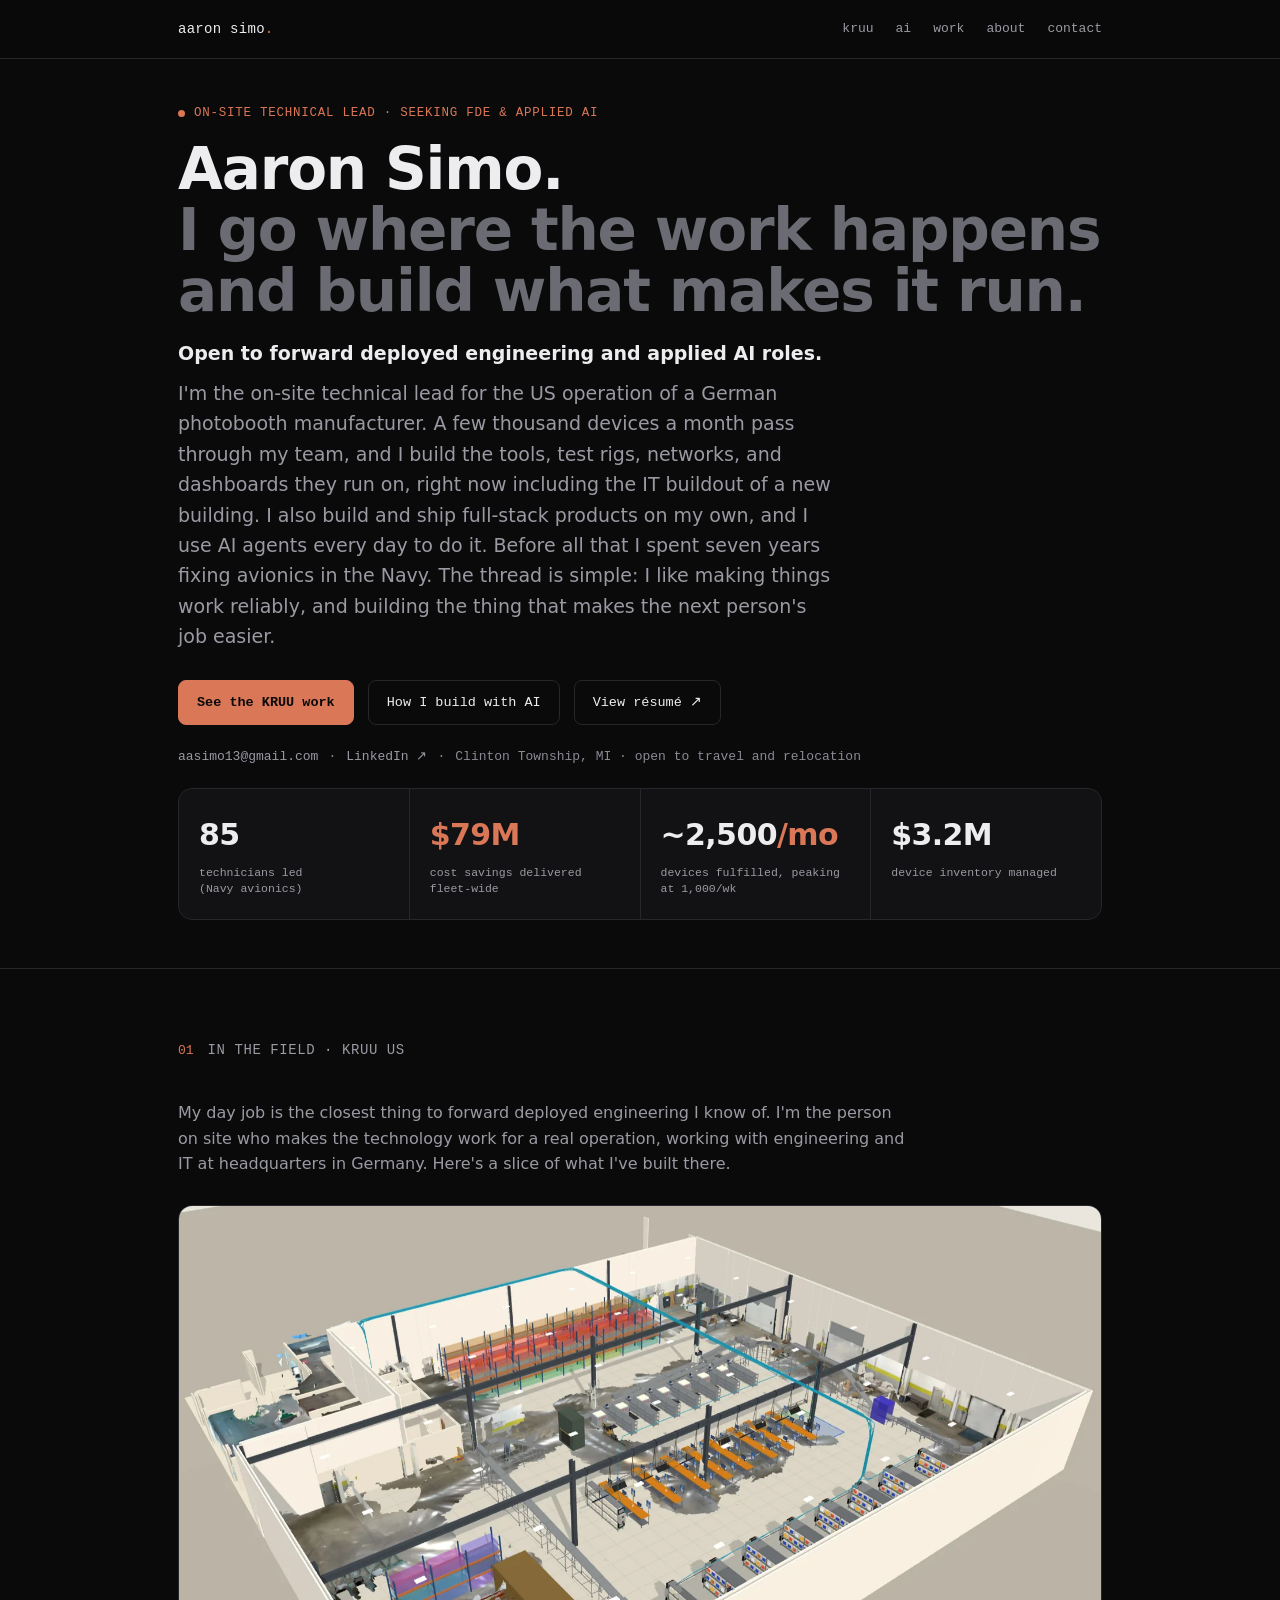
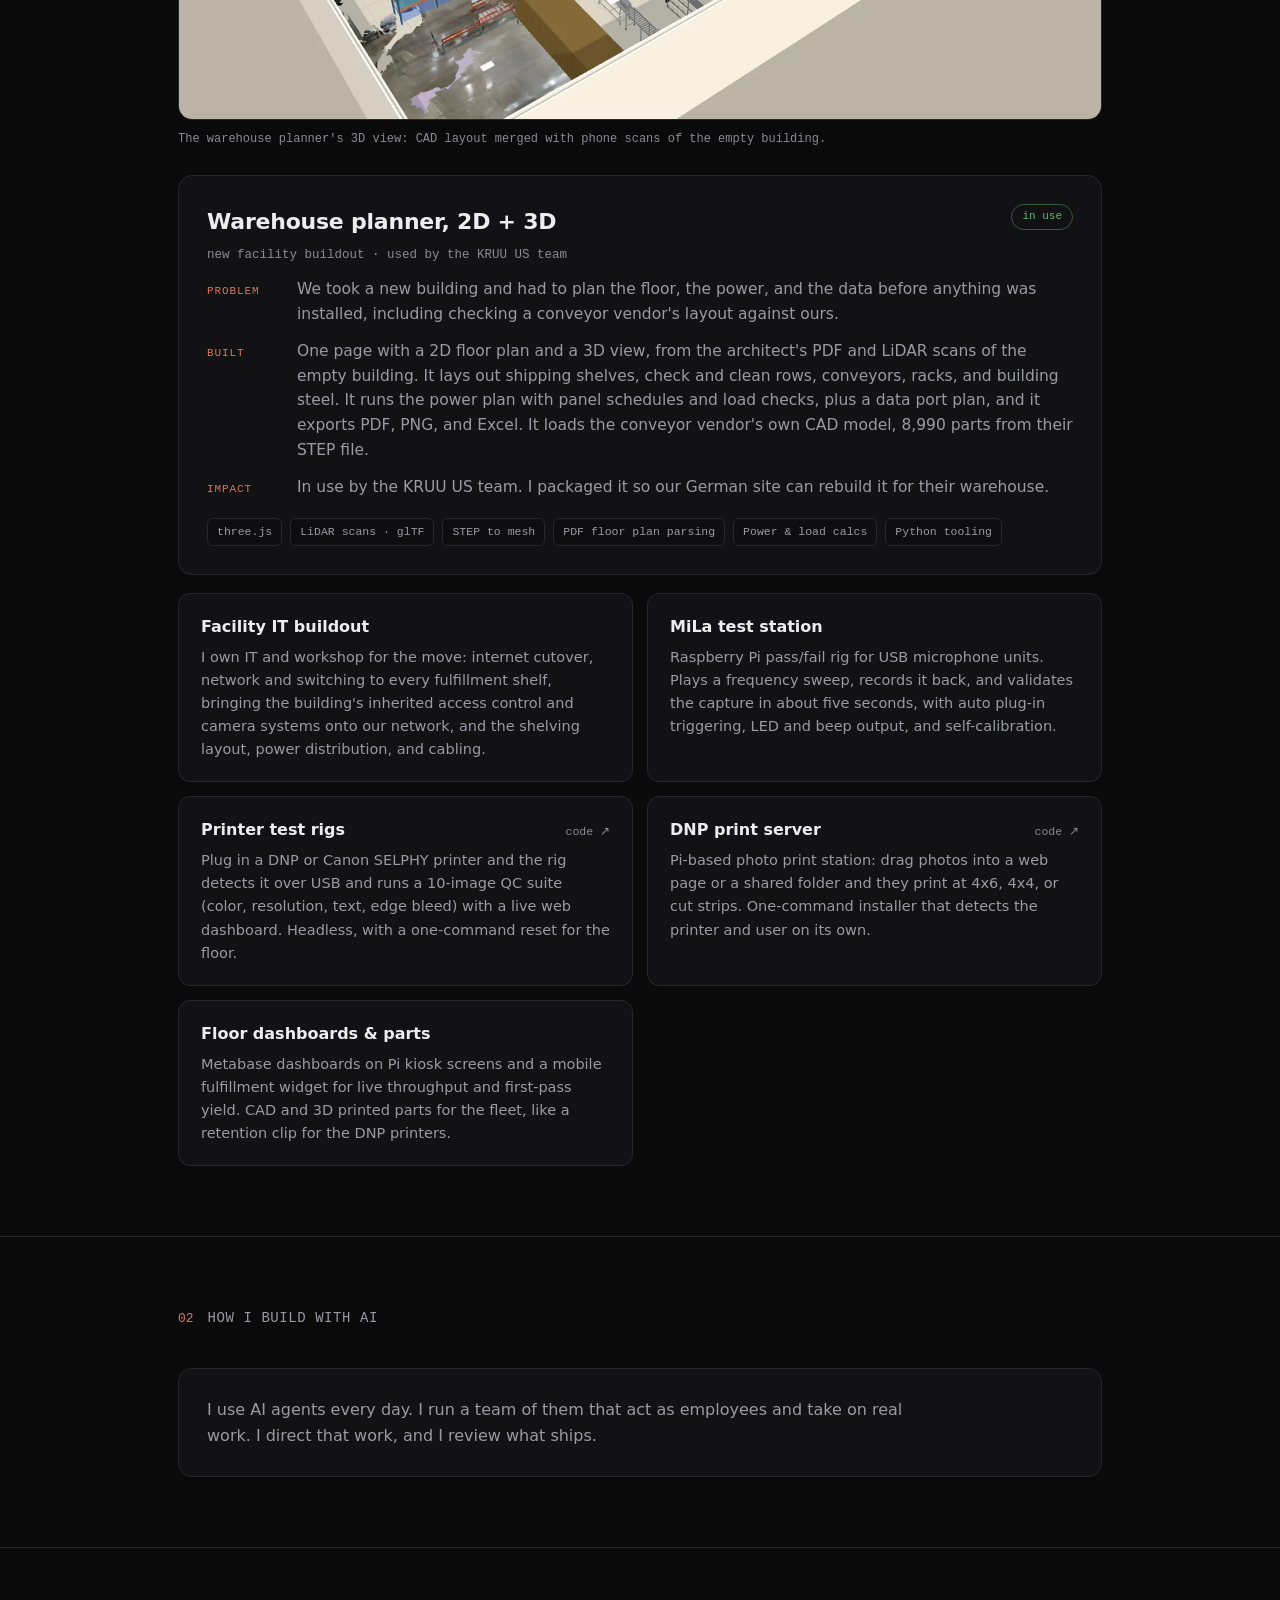
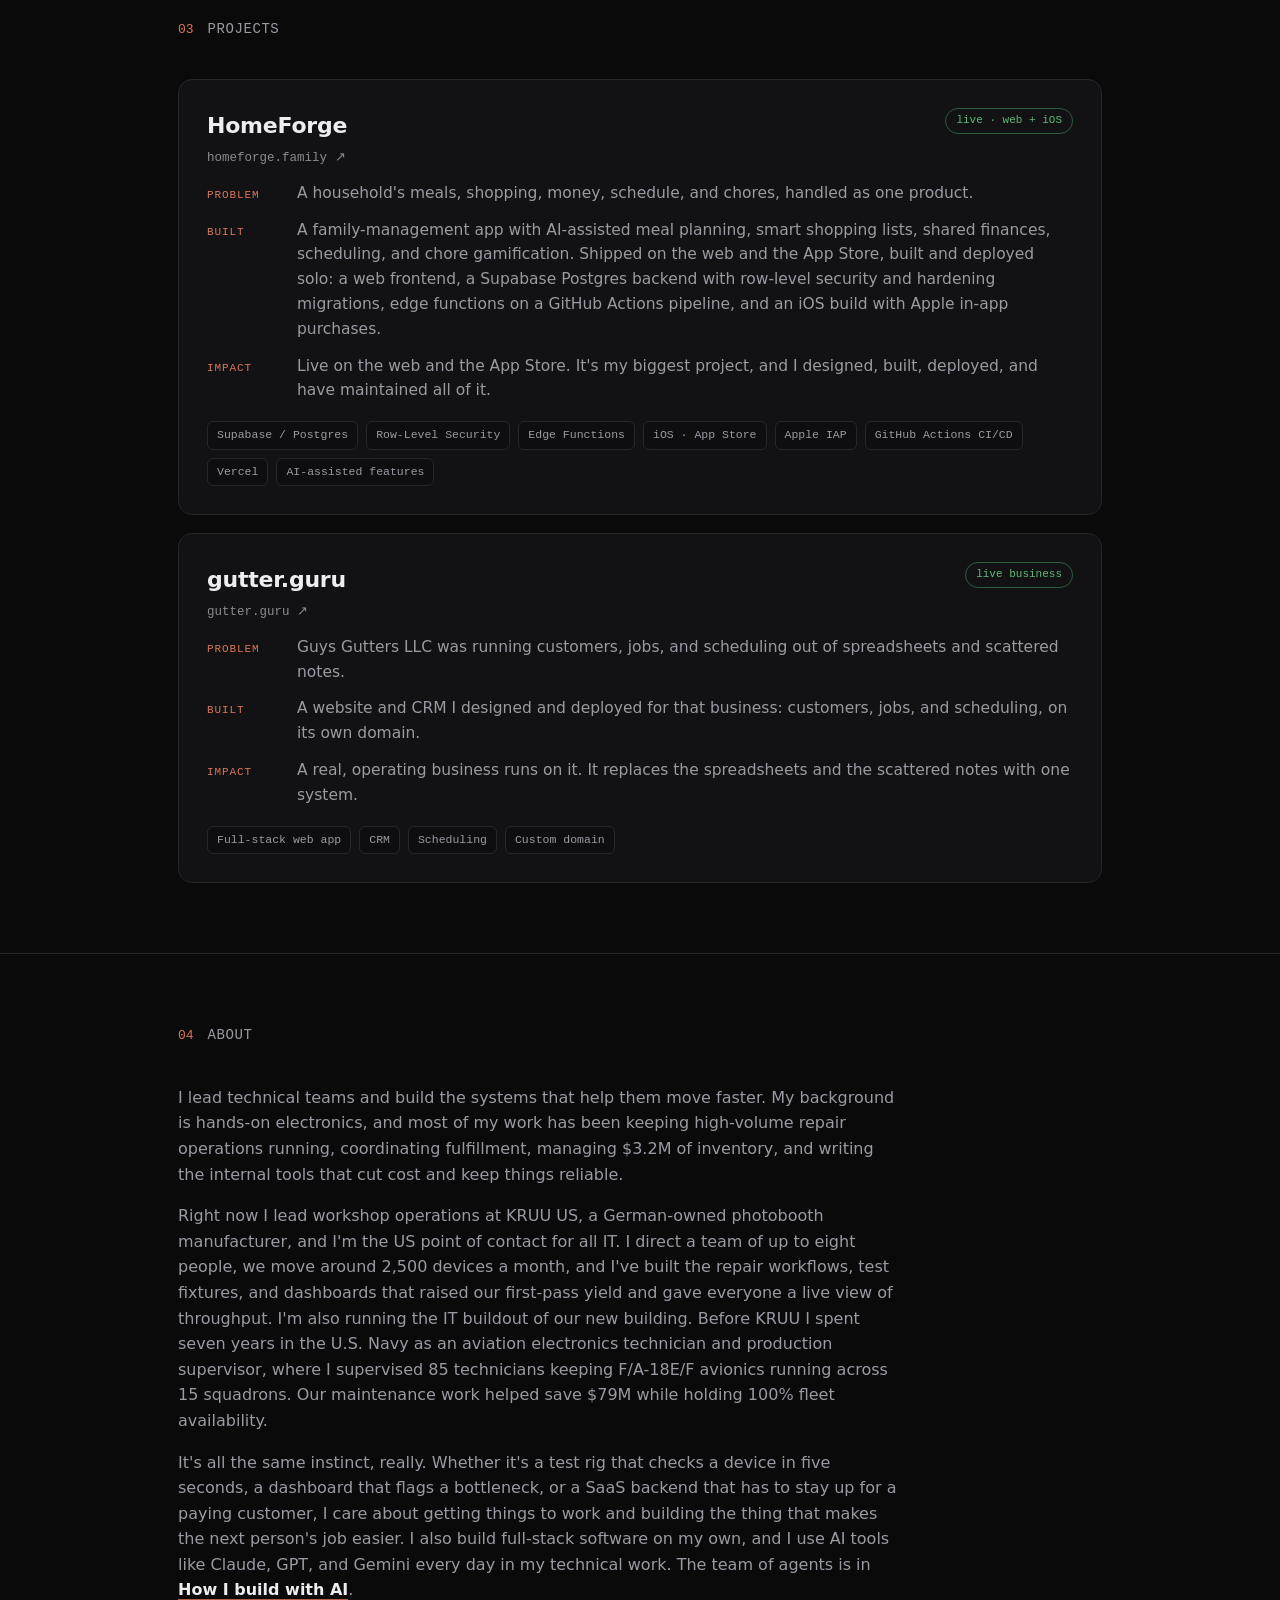
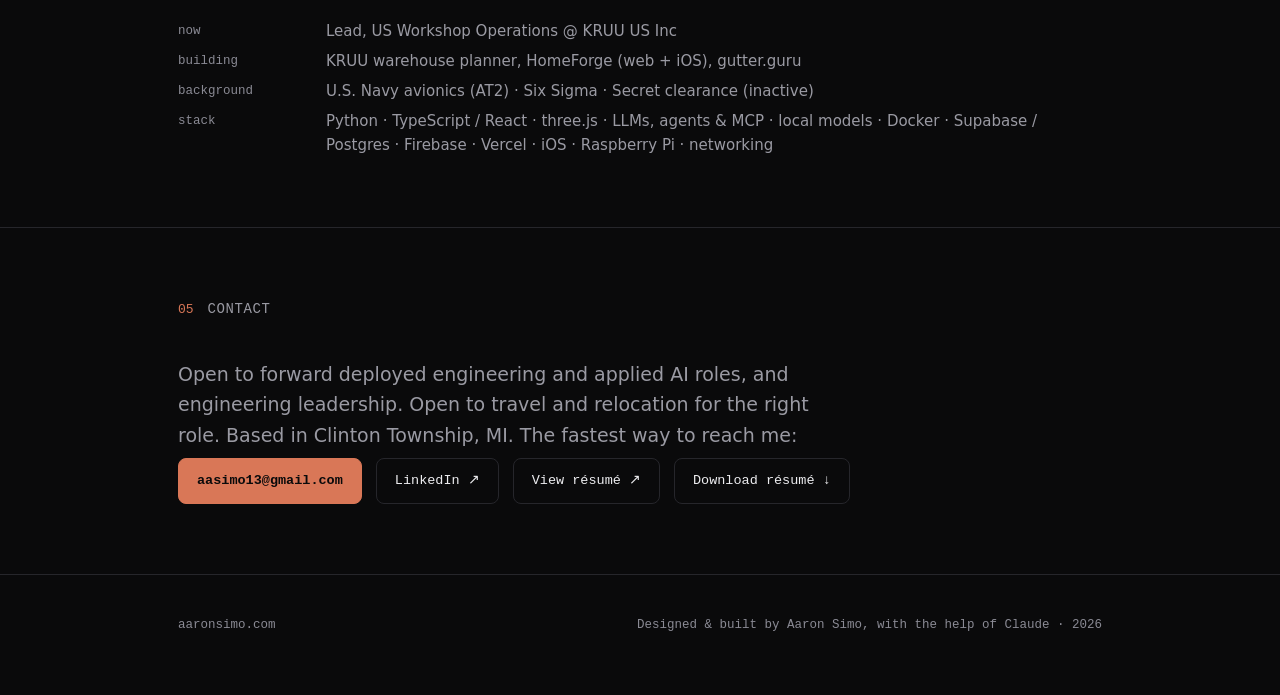
<file: index.html>
<!DOCTYPE html>
<html lang="en">
<head>
<meta charset="UTF-8" />
<meta name="viewport" content="width=device-width, initial-scale=1.0" />
<title>Aaron Simo · On-site Technical Lead, seeking FDE &amp; Applied AI</title>
<meta name="description" content="Aaron Simo, on-site technical lead at KRUU US. Builds what a real operation runs on, ships full-stack products with AI agents. Open to FDE and applied AI roles." />
<meta name="author" content="Aaron Simo" />
<meta name="theme-color" content="#0a0a0b" />
<link rel="canonical" href="https://aaronsimo.com/" />
<link rel="icon" href="favicon.svg" type="image/svg+xml" />
<meta property="og:type" content="website" />
<meta property="og:locale" content="en_US" />
<meta property="og:site_name" content="Aaron Simo" />
<meta property="og:url" content="https://aaronsimo.com/" />
<meta property="og:title" content="Aaron Simo · On-site Technical Lead, seeking FDE &amp; Applied AI" />
<meta property="og:description" content="On-site technical lead at KRUU US. Builds what a real operation runs on, ships full-stack products, and runs a team of AI agents. Open to FDE and applied AI roles." />
<meta property="og:image" content="https://aaronsimo.com/img/og.png" />
<meta property="og:image:width" content="1200" />
<meta property="og:image:height" content="630" />
<meta property="og:image:alt" content="Aaron Simo. I go where the work happens and build what makes it run. On-site technical lead, seeking forward deployed and applied AI roles." />
<meta name="twitter:card" content="summary_large_image" />
<meta name="twitter:title" content="Aaron Simo · On-site Technical Lead, seeking FDE &amp; Applied AI" />
<meta name="twitter:description" content="On-site technical lead at KRUU US. Builds what a real operation runs on, ships full-stack products, and runs a team of AI agents." />
<meta name="twitter:image" content="https://aaronsimo.com/img/og.png" />
<meta name="twitter:image:alt" content="Aaron Simo. I go where the work happens and build what makes it run." />
<script type="application/ld+json">
{
  "@context": "https://schema.org",
  "@type": "Person",
  "name": "Aaron Simo",
  "url": "https://aaronsimo.com/",
  "email": "mailto:aasimo13@gmail.com",
  "jobTitle": "Lead, US Workshop Operations",
  "worksFor": {
    "@type": "Organization",
    "name": "KRUU US Inc"
  },
  "address": {
    "@type": "PostalAddress",
    "addressLocality": "Clinton Township",
    "addressRegion": "MI",
    "addressCountry": "US"
  },
    "sameAs": [
    "https://www.linkedin.com/in/aaron-simo-3a3972244/"
  ]
}
</script>
<style>
  :root {
    --bg: #0a0a0b;
    --panel: #121214;
    --panel-2: #161619;
    --line: #26262b;
    --text: #ededf0;
    --muted: #9a9aa3;
    --faint: #8a8a94;
    --accent: #d97757;
    --accent-dim: #b85f43;
    --mono: ui-monospace, "SF Mono", "JetBrains Mono", Menlo, Consolas, monospace;
    --sans: -apple-system, BlinkMacSystemFont, "Segoe UI", Inter, system-ui, sans-serif;
  }
  * { box-sizing: border-box; margin: 0; padding: 0; }
  html { scroll-behavior: smooth; color-scheme: dark; }
  body {
    background: var(--bg);
    color: var(--text);
    font-family: var(--sans);
    line-height: 1.6;
    -webkit-font-smoothing: antialiased;
    text-rendering: optimizeLegibility;
  }
  a { color: inherit; text-decoration: none; }
  a:focus-visible, button:focus-visible, .skip:focus {
    outline: 2px solid var(--accent);
    outline-offset: 3px;
  }
  ::selection { background: var(--accent); color: #0a0a0b; }
  .skip {
    position: absolute;
    left: 12px;
    top: 8px;
    transform: translateY(-160%);
    background: var(--accent);
    color: #0a0a0b;
    font-family: var(--mono);
    font-size: 13px;
    font-weight: 600;
    padding: 8px 12px;
    border-radius: 8px;
    z-index: 100;
  }
  .skip:focus { transform: none; }
  main:focus { outline: none; }

  .wrap { max-width: 980px; margin: 0 auto; padding: 0 28px; }

  /* nav */
  nav {
    position: sticky; top: 0; z-index: 50;
    backdrop-filter: blur(10px);
    background: rgba(10,10,11,0.72);
    border-bottom: 1px solid var(--line);
  }
  .nav-inner { display: flex; align-items: center; justify-content: space-between; height: 58px; gap: 16px; }
  .brand { font-family: var(--mono); font-size: 14px; letter-spacing: 0.02em; color: var(--text); }
  .brand .dot { color: var(--accent); }
  .nav-links { display: flex; gap: 22px; font-family: var(--mono); font-size: 13px; }
  .nav-links a { color: var(--muted); transition: color .15s; padding: 8px 0; }
  .nav-links a:hover { color: var(--text); }
  .nav-toggle {
    display: none;
    font-family: var(--mono);
    font-size: 13px;
    color: var(--text);
    background: transparent;
    border: 1px solid var(--line);
    border-radius: 8px;
    padding: 7px 12px;
    cursor: pointer;
  }
  .nav-toggle:hover { border-color: var(--faint); }
  @media (max-width: 840px) {
    nav.nav-open { background: #0a0a0b; }
    .nav-inner { flex-wrap: wrap; height: auto; min-height: 58px; padding: 10px 0; justify-content: flex-start; }
    .nav-toggle { display: inline-flex; margin-left: auto; }
    .nav-links {
      display: none;
      flex-basis: 100%;
      flex-direction: column;
      gap: 0;
      padding: 4px 0 6px;
    }
    .nav-links.open { display: flex; }
    .nav-links a { padding: 12px 0; border-top: 1px solid var(--line); }
  }

  /* hero */
  header.hero { padding: 44px 0 48px; border-bottom: 1px solid var(--line); }
  .eyebrow {
    font-family: var(--mono); font-size: 12.5px; color: var(--accent);
    letter-spacing: 0.06em; text-transform: uppercase; margin-bottom: 16px;
    display: flex; align-items: center; gap: 9px;
  }
  .pulse { width: 7px; height: 7px; border-radius: 50%; background: var(--accent); box-shadow: 0 0 0 0 rgba(217,119,87,.6); animation: pulse 2.4s infinite; flex: none; }
  @keyframes pulse { 0% { box-shadow: 0 0 0 0 rgba(217,119,87,.5);} 70% { box-shadow: 0 0 0 8px rgba(217,119,87,0);} 100% { box-shadow: 0 0 0 0 rgba(217,119,87,0);} }
  h1 { font-size: clamp(34px, 6vw, 58px); line-height: 1.05; font-weight: 600; letter-spacing: -0.02em; margin-bottom: 16px; text-wrap: balance; }
  h1 .grey { color: #6b6b73; }
  .lede { font-size: clamp(16px, 2.4vw, 19px); color: var(--muted); max-width: 660px; }
  .lede strong { color: var(--text); font-weight: 600; }
  .lede .target { display: block; margin-bottom: 10px; }
  .hero-cta { margin-top: 28px; display: flex; gap: 14px; flex-wrap: wrap; }
  .btn {
    font-family: var(--mono); font-size: 13.5px; padding: 11px 18px; border-radius: 8px;
    border: 1px solid var(--line); color: var(--text); transition: all .15s; display: inline-flex; align-items: center; gap: 8px;
  }
  .btn:hover { border-color: var(--faint); background: var(--panel); }
  .btn.primary { background: var(--accent); color: #0a0a0b; border-color: var(--accent); font-weight: 600; }
  .btn.primary:hover { background: var(--accent-dim); border-color: var(--accent-dim); }
  .btn.primary:focus-visible { outline-color: #fff; }
  .hero-contact { margin-top: 22px; font-family: var(--mono); font-size: 13px; color: var(--muted); display: flex; flex-wrap: wrap; align-items: center; gap: 10px; }
  .hero-contact a { color: var(--muted); transition: color .15s; }
  .hero-contact a:hover { color: var(--accent); }
  .hero-contact .sep { color: var(--faint); }
  .hero-contact .loc { color: var(--faint); }
  .hero .stats { margin-top: 20px; margin-bottom: 0; }

  /* KRUU section */
  .kruu-shot { display: block; border: 1px solid var(--line); border-radius: 14px; overflow: hidden; background: var(--panel); margin-bottom: 14px; }
  .kruu-shot img { display: block; width: 100%; height: auto; transition: transform .4s ease; }
  .kruu-shot:hover img { transform: scale(1.012); }
  .caption { font-family: var(--mono); font-size: 12px; color: var(--faint); margin: -4px 0 26px; }
  .kruu-intro { color: var(--muted); font-size: 16px; max-width: 730px; margin-bottom: 28px; }
  .kruu-intro strong { color: var(--text); font-weight: 600; }
  .mini-grid { display: grid; grid-template-columns: repeat(2, 1fr); gap: 14px; margin-top: 18px; }
  .mini { background: var(--panel); border: 1px solid var(--line); border-radius: 12px; padding: 20px 22px; }
  .mini h3 { font-size: 16px; font-weight: 600; margin-bottom: 6px; display: flex; justify-content: space-between; gap: 10px; align-items: baseline; flex-wrap: wrap; }
  .mini h3 a { font-family: var(--mono); font-size: 11.5px; color: var(--faint); font-weight: 400; }
  .mini h3 a:hover { color: var(--accent); }
  .mini p { color: var(--muted); font-size: 14.5px; }
  @media (max-width: 720px){ .mini-grid { grid-template-columns: 1fr; } }

  /* section */
  section { padding: 70px 0; border-bottom: 1px solid var(--line); scroll-margin-top: 70px; }
  .sec-head { display: flex; align-items: baseline; gap: 14px; margin-bottom: 38px; }
  .sec-num { font-family: var(--mono); font-size: 13px; color: var(--accent); }
  .sec-title { font-size: 14px; font-family: var(--mono); color: var(--muted); letter-spacing: 0.04em; text-transform: uppercase; font-weight: 500; }

  /* project cards */
  .projects { display: grid; gap: 18px; }
  .card {
    background: var(--panel); border: 1px solid var(--line); border-radius: 14px;
    padding: 28px; transition: border-color .18s, transform .18s, background .18s;
  }
  .card:hover { border-color: #34343b; background: var(--panel-2); transform: translateY(-2px); }
  .card-top { display: flex; align-items: flex-start; justify-content: space-between; gap: 16px; margin-bottom: 12px; flex-wrap: wrap; }
  .card h3 { font-size: 22px; font-weight: 600; letter-spacing: -0.01em; }
  .card .url { font-family: var(--mono); font-size: 12.5px; color: var(--faint); }
  .card .url a:hover { color: var(--accent); }
  .badge { font-family: var(--mono); font-size: 11px; color: var(--accent); border: 1px solid var(--accent-dim); border-radius: 999px; padding: 3px 10px; white-space: nowrap; }
  .badge.ship { color: #5fb87a; border-color: #2f5c3c; }
  .stack { display: flex; flex-wrap: wrap; gap: 8px; }
  .tag { font-family: var(--mono); font-size: 11.5px; color: var(--muted); background: #0e0e10; border: 1px solid var(--line); border-radius: 6px; padding: 4px 9px; }

  .frame { display: grid; gap: 12px; margin: 4px 0 18px; }
  .frame div { display: grid; grid-template-columns: 76px 1fr; gap: 8px 14px; align-items: baseline; }
  .frame dt { font-family: var(--mono); font-size: 11px; letter-spacing: 0.08em; text-transform: uppercase; color: var(--accent); }
  .frame dd { color: var(--muted); font-size: 15.5px; margin: 0; }
  .frame dd strong { color: var(--text); font-weight: 600; }
  @media (max-width: 620px){ .frame div { grid-template-columns: 1fr; gap: 2px; } }

  .card p { color: var(--muted); font-size: 16px; max-width: 720px; margin: 0; }
  .about a { color: var(--text); font-weight: 600; border-bottom: 1px solid var(--accent-dim); }
  .about a:hover { color: var(--accent); }

  /* about */
  .about-grid { display: grid; grid-template-columns: 1fr; gap: 22px; }
  .about p { color: var(--muted); font-size: 16px; margin-bottom: 16px; max-width: 720px; }
  .about p strong { color: var(--text); font-weight: 600; }
  .kv { display: grid; grid-template-columns: 130px 1fr; gap: 6px 18px; font-size: 15px; margin-top: 8px; }
  .kv dt { font-family: var(--mono); font-size: 12.5px; color: var(--faint); padding-top: 2px; }
  .kv dd { color: var(--muted); }
  @media (max-width: 620px){ .kv { grid-template-columns: 1fr; gap: 2px; margin-bottom: 12px; } }

  /* stats band */
  .stats { display: grid; grid-template-columns: repeat(4, 1fr); gap: 1px; background: var(--line); border: 1px solid var(--line); border-radius: 14px; overflow: hidden; margin-bottom: 34px; }
  .stat { background: var(--panel); padding: 22px 20px; }
  .stat .n { font-size: clamp(22px, 4vw, 30px); font-weight: 600; letter-spacing: -0.02em; color: var(--text); }
  .stat .n .accent { color: var(--accent); }
  .stat .l { font-family: var(--mono); font-size: 11.5px; color: var(--muted); margin-top: 6px; line-height: 1.4; }
  @media (max-width: 620px){ .stats { grid-template-columns: repeat(2, 1fr); } }

  /* contact */
  .contact-lede { margin-bottom: 6px; }
  .contact-row { display: flex; gap: 14px; flex-wrap: wrap; margin-top: 8px; }

  footer { padding: 40px 0 60px; }
  .foot-inner { display: flex; justify-content: space-between; align-items: center; flex-wrap: wrap; gap: 12px; font-family: var(--mono); font-size: 12.5px; color: var(--faint); }
  .foot-inner a:hover { color: var(--accent); }

  @media (prefers-reduced-motion: reduce) {
    html { scroll-behavior: auto; }
    .pulse { animation: none; }
    .card, .kruu-shot img, .nav-links a, .btn { transition: none; }
    .card:hover, .kruu-shot:hover img { transform: none; }
  }
</style>
</head>
<body>

<a class="skip" href="#content">Skip to content</a>

<nav aria-label="Primary">
  <div class="wrap nav-inner">
    <div class="brand">aaron simo<span class="dot">.</span></div>
    <button type="button" class="nav-toggle" aria-expanded="false" aria-controls="site-nav">Menu</button>
    <div class="nav-links" id="site-nav">
      <a href="#kruu">kruu</a>
      <a href="#ai">ai</a>
      <a href="#work">work</a>
      <a href="#about">about</a>
      <a href="#contact">contact</a>
    </div>
  </div>
</nav>

<main id="content" tabindex="-1">

<header class="hero">
  <div class="wrap">
    <div class="eyebrow"><span class="pulse" aria-hidden="true"></span> on-site technical lead · seeking FDE &amp; applied AI</div>
    <h1>Aaron Simo.<br /><span class="grey">I go where the work happens and build what makes it run.</span></h1>
    <p class="lede">
      <strong class="target">Open to forward deployed engineering and applied AI roles.</strong>
      I'm the on-site technical lead for the US operation of a German photobooth manufacturer. A few thousand devices
      a month pass through my team, and I build the tools, test rigs, networks, and dashboards they run on, right now
      including the IT buildout of a new building. I also build and ship full-stack products on my own, and I use AI
      agents every day to do it. Before all that I spent seven years fixing avionics in the Navy. The thread is simple:
      I like making things work reliably, and building the thing that makes the next person's job easier.
    </p>
    <div class="hero-cta">
      <a class="btn primary" href="#kruu">See the KRUU work</a>
      <a class="btn" href="#ai">How I build with AI</a>
      <a class="btn" href="AaronSimo_Resume.pdf" target="_blank" rel="noopener noreferrer">View résumé ↗</a>
    </div>
    <div class="hero-contact">
      <a href="mailto:aasimo13@gmail.com">aasimo13@gmail.com</a>
      <span class="sep">·</span>
      <a href="https://www.linkedin.com/in/aaron-simo-3a3972244/" target="_blank" rel="noopener noreferrer">LinkedIn ↗</a>
      <span class="sep">·</span>
      <span class="loc">Clinton Township, MI · open to travel and relocation</span>
    </div>
    <div class="stats">
      <div class="stat"><div class="n">85</div><div class="l">technicians led<br />(Navy avionics)</div></div>
      <div class="stat"><div class="n"><span class="accent">$79M</span></div><div class="l">cost savings delivered fleet-wide</div></div>
      <div class="stat"><div class="n">~2,500<span class="accent">/mo</span></div><div class="l">devices fulfilled, peaking at 1,000/wk</div></div>
      <div class="stat"><div class="n">$3.2M</div><div class="l">device inventory managed</div></div>
    </div>
  </div>
</header>

<section id="kruu">
  <div class="wrap">
    <div class="sec-head">
      <span class="sec-num">01</span>
      <h2 class="sec-title">In the field · KRUU US</h2>
    </div>
    <p class="kruu-intro">
      My day job is the closest thing to forward deployed engineering I know of. I'm the person on site who makes the
      technology work for a real operation, working with engineering and IT at headquarters in Germany. Here's a slice of what I've built there.
    </p>

    <a class="kruu-shot" href="img/kruu-warehouse-3d.webp" target="_blank" rel="noopener noreferrer">
      <img src="img/kruu-warehouse-3d.webp" width="1600" height="891" decoding="async"
           alt="3D model of the new KRUU US warehouse showing shipping shelves, check and clean rows, conveyors, racks, and building steel, merged with phone scans of the real floor" />
    </a>
    <p class="caption">The warehouse planner's 3D view: CAD layout merged with phone scans of the empty building.</p>

    <article class="card">
      <div class="card-top">
        <div>
          <h3>Warehouse planner, 2D + 3D</h3>
          <span class="url">new facility buildout · used by the KRUU US team</span>
        </div>
        <span class="badge ship">in use</span>
      </div>
      <dl class="frame">
        <div>
          <dt>Problem</dt>
          <dd>We took a new building and had to plan the floor, the power, and the data before anything was installed, including checking a conveyor vendor's layout against ours.</dd>
        </div>
        <div>
          <dt>Built</dt>
          <dd>One page with a 2D floor plan and a 3D view, from the architect's PDF and LiDAR scans of the empty building. It lays out shipping shelves, check and clean rows, conveyors, racks, and building steel. It runs the power plan with panel schedules and load checks, plus a data port plan, and it exports PDF, PNG, and Excel. It loads the conveyor vendor's own CAD model, 8,990 parts from their STEP file.</dd>
        </div>
        <div>
          <dt>Impact</dt>
          <dd>In use by the KRUU US team. I packaged it so our German site can rebuild it for their warehouse.</dd>
        </div>
      </dl>
      <div class="stack">
        <span class="tag">three.js</span>
        <span class="tag">LiDAR scans · glTF</span>
        <span class="tag">STEP to mesh</span>
        <span class="tag">PDF floor plan parsing</span>
        <span class="tag">Power &amp; load calcs</span>
        <span class="tag">Python tooling</span>
      </div>
    </article>

    <div class="mini-grid">
      <div class="mini">
        <h3>Facility IT buildout</h3>
        <p>I own IT and workshop for the move: internet cutover, network and switching to every fulfillment shelf, bringing the building's inherited access control and camera systems onto our network, and the shelving layout, power distribution, and cabling.</p>
      </div>
      <div class="mini">
        <h3>MiLa test station</h3>
        <p>Raspberry Pi pass/fail rig for USB microphone units. Plays a frequency sweep, records it back, and validates the capture in about five seconds, with auto plug-in triggering, LED and beep output, and self-calibration.</p>
      </div>
      <div class="mini">
        <h3>Printer test rigs <a href="https://github.com/aasimo13/PRig" target="_blank" rel="noopener noreferrer">code ↗</a></h3>
        <p>Plug in a DNP or Canon SELPHY printer and the rig detects it over USB and runs a 10-image QC suite (color, resolution, text, edge bleed) with a live web dashboard. Headless, with a one-command reset for the floor.</p>
      </div>
      <div class="mini">
        <h3>DNP print server <a href="https://github.com/aasimo13/kruu-print-server-dnp" target="_blank" rel="noopener noreferrer">code ↗</a></h3>
        <p>Pi-based photo print station: drag photos into a web page or a shared folder and they print at 4x6, 4x4, or cut strips. One-command installer that detects the printer and user on its own.</p>
      </div>
      <div class="mini">
        <h3>Floor dashboards &amp; parts</h3>
        <p>Metabase dashboards on Pi kiosk screens and a mobile fulfillment widget for live throughput and first-pass yield. CAD and 3D printed parts for the fleet, like a retention clip for the DNP printers.</p>
      </div>
    </div>
  </div>
</section>

<section id="ai">
  <div class="wrap">
    <div class="sec-head">
      <span class="sec-num">02</span>
      <h2 class="sec-title">How I build with AI</h2>
    </div>
    <article class="card">
      <p>I use AI agents every day. I run a team of them that act as employees and take on real work. I direct that work, and I review what ships.</p>
    </article>
  </div>
</section>

<section id="work">
  <div class="wrap">
    <div class="sec-head">
      <span class="sec-num">03</span>
      <h2 class="sec-title">Projects</h2>
    </div>

    <div class="projects">

      <article class="card">
        <div class="card-top">
          <div>
            <h3>HomeForge</h3>
            <span class="url"><a href="https://homeforge.family" target="_blank" rel="noopener noreferrer">homeforge.family ↗</a></span>
          </div>
          <span class="badge ship">live · web + iOS</span>
        </div>
        <dl class="frame">
          <div>
            <dt>Problem</dt>
            <dd>A household's meals, shopping, money, schedule, and chores, handled as one product.</dd>
          </div>
          <div>
            <dt>Built</dt>
            <dd>A family-management app with AI-assisted meal planning, smart shopping lists, shared finances, scheduling, and chore gamification. Shipped on the web and the App Store, built and deployed solo: a web frontend, a Supabase Postgres backend with row-level security and hardening migrations, edge functions on a GitHub Actions pipeline, and an iOS build with Apple in-app purchases.</dd>
          </div>
          <div>
            <dt>Impact</dt>
            <dd>Live on the web and the App Store. It's my biggest project, and I designed, built, deployed, and have maintained all of it.</dd>
          </div>
        </dl>
        <div class="stack">
          <span class="tag">Supabase / Postgres</span>
          <span class="tag">Row-Level Security</span>
          <span class="tag">Edge Functions</span>
          <span class="tag">iOS · App Store</span>
          <span class="tag">Apple IAP</span>
          <span class="tag">GitHub Actions CI/CD</span>
          <span class="tag">Vercel</span>
          <span class="tag">AI-assisted features</span>
        </div>
      </article>

      <article class="card">
        <div class="card-top">
          <div>
            <h3>gutter.guru</h3>
            <span class="url"><a href="https://gutter.guru" target="_blank" rel="noopener noreferrer">gutter.guru ↗</a></span>
          </div>
          <span class="badge ship">live business</span>
        </div>
        <dl class="frame">
          <div>
            <dt>Problem</dt>
            <dd>Guys Gutters LLC was running customers, jobs, and scheduling out of spreadsheets and scattered notes.</dd>
          </div>
          <div>
            <dt>Built</dt>
            <dd>A website and CRM I designed and deployed for that business: customers, jobs, and scheduling, on its own domain.</dd>
          </div>
          <div>
            <dt>Impact</dt>
            <dd>A real, operating business runs on it. It replaces the spreadsheets and the scattered notes with one system.</dd>
          </div>
        </dl>
        <div class="stack">
          <span class="tag">Full-stack web app</span>
          <span class="tag">CRM</span>
          <span class="tag">Scheduling</span>
          <span class="tag">Custom domain</span>
        </div>
      </article>

    </div>
  </div>
</section>

<section id="about">
  <div class="wrap about">
    <div class="sec-head">
      <span class="sec-num">04</span>
      <h2 class="sec-title">About</h2>
    </div>
    <div class="about-grid">
      <div>
        <p>
          I lead technical teams and build the systems that help them move faster. My background is hands-on
          electronics, and most of my work has been keeping high-volume repair operations running, coordinating
          fulfillment, managing $3.2M of inventory, and writing the internal tools that cut cost
          and keep things reliable.
        </p>
        <p>
          Right now I lead workshop operations at KRUU US, a German-owned photobooth manufacturer, and I'm the US
          point of contact for all IT. I direct a team of up to eight people, we move around 2,500 devices a month, and
          I've built the repair workflows, test fixtures, and dashboards that raised our first-pass yield and gave
          everyone a live view of throughput. I'm also running the IT buildout of our new building. Before KRUU I spent seven years in the U.S. Navy as an aviation
          electronics technician and production supervisor, where I supervised 85 technicians keeping F/A-18E/F
          avionics running across 15 squadrons. Our maintenance work helped save $79M while holding 100% fleet
          availability.
        </p>
        <p>
          It's all the same instinct, really. Whether it's a test rig that checks a device in five seconds, a
          dashboard that flags a bottleneck, or a SaaS backend that has to stay up for a paying customer, I care
          about getting things to work and building the thing that makes the next person's job easier. I also build
          full-stack software on my own, and I use AI tools like Claude, GPT, and Gemini every day in my technical work.
          The team of agents is in <a href="#ai">How I build with AI</a>.
        </p>
        <dl class="kv">
          <dt>now</dt><dd>Lead, US Workshop Operations @ KRUU US Inc</dd>
          <dt>building</dt><dd>KRUU warehouse planner, HomeForge (web + iOS), gutter.guru</dd>
          <dt>background</dt><dd>U.S. Navy avionics (AT2) · Six Sigma · Secret clearance (inactive)</dd>
          <dt>stack</dt><dd>Python · TypeScript / React · three.js · LLMs, agents &amp; MCP · local models · Docker · Supabase / Postgres · Firebase · Vercel · iOS · Raspberry Pi · networking</dd>
        </dl>
      </div>
    </div>
  </div>
</section>

<section id="contact">
  <div class="wrap">
    <div class="sec-head">
      <span class="sec-num">05</span>
      <h2 class="sec-title">Contact</h2>
    </div>
    <p class="lede contact-lede">Open to forward deployed engineering and applied AI roles, and engineering leadership. Open to travel and relocation for the right role. Based in Clinton Township, MI. The fastest way to reach me:</p>
    <div class="contact-row">
      <a class="btn primary" href="mailto:aasimo13@gmail.com">aasimo13@gmail.com</a>
      <a class="btn" href="https://www.linkedin.com/in/aaron-simo-3a3972244/" target="_blank" rel="noopener noreferrer">LinkedIn ↗</a>
      <a class="btn" href="AaronSimo_Resume.pdf" target="_blank" rel="noopener noreferrer">View résumé ↗</a>
      <a class="btn" href="AaronSimo_Resume.pdf" download>Download résumé ↓</a>
    </div>
  </div>
</section>

</main>

<footer>
  <div class="wrap foot-inner">
    <span>aaronsimo.com</span>
    <span>Designed &amp; built by Aaron Simo, with the help of Claude · <span id="yr"></span></span>
  </div>
</footer>

<script>
  document.getElementById("yr").textContent = new Date().getFullYear();
  (function () {
    var toggle = document.querySelector(".nav-toggle");
    var links = document.getElementById("site-nav");
    if (!toggle || !links) return;
    var nav = toggle.closest("nav");
    function setOpen(open) {
      links.classList.toggle("open", open);
      if (nav) nav.classList.toggle("nav-open", open);
      toggle.setAttribute("aria-expanded", open ? "true" : "false");
      toggle.textContent = open ? "Close" : "Menu";
    }
    toggle.addEventListener("click", function () {
      setOpen(toggle.getAttribute("aria-expanded") !== "true");
    });
    links.addEventListener("click", function (e) {
      if (e.target.closest("a")) setOpen(false);
    });
    document.addEventListener("keydown", function (e) {
      if (e.key === "Escape" && toggle.getAttribute("aria-expanded") === "true") {
        setOpen(false);
        toggle.focus();
      }
    });
  })();
</script>

<noscript>
<style>
  @media (max-width: 840px) {
    .nav-toggle { display: none !important; }
    .nav-links { display: flex !important; flex-basis: 100%; flex-direction: column; }
  }
</style>
</noscript>

<!-- lightweight analytics: page views + résumé downloads (Supabase counter) -->
<script>
(function () {
  var SB_URL = "https://rinfbmtvrnpciifjaynv.supabase.co";
  var SB_KEY = "eyJhbGciOiJIUzI1NiIsInR5cCI6IkpXVCJ9.eyJpc3MiOiJzdXBhYmFzZSIsInJlZiI6InJpbmZibXR2cm5wY2lpZmpheW52Iiwicm9sZSI6ImFub24iLCJpYXQiOjE3NjkzNzg1MTcsImV4cCI6MjA4NDk1NDUxN30.QjGLxvc1dSnrVqJVHXOZgx0a3Rd-wq26jM4y6UEhJdc";
  function post(path, payload) {
    try {
      fetch(SB_URL + "/rest/v1/rpc/" + path, {
        method: "POST",
        headers: {
          "apikey": SB_KEY,
          "Authorization": "Bearer " + SB_KEY,
          "Content-Type": "application/json"
        },
        body: JSON.stringify(payload || {}),
        keepalive: true
      });
    } catch (e) {}
  }
  post("bump_counter", { counter_name: "page" });
  document.addEventListener("click", function (e) {
    var a = e.target.closest && e.target.closest("a[href$='AaronSimo_Resume.pdf']");
    if (a) post("log_resume_click");
  }, true);
})();
</script>

</body>
</html>
</file>
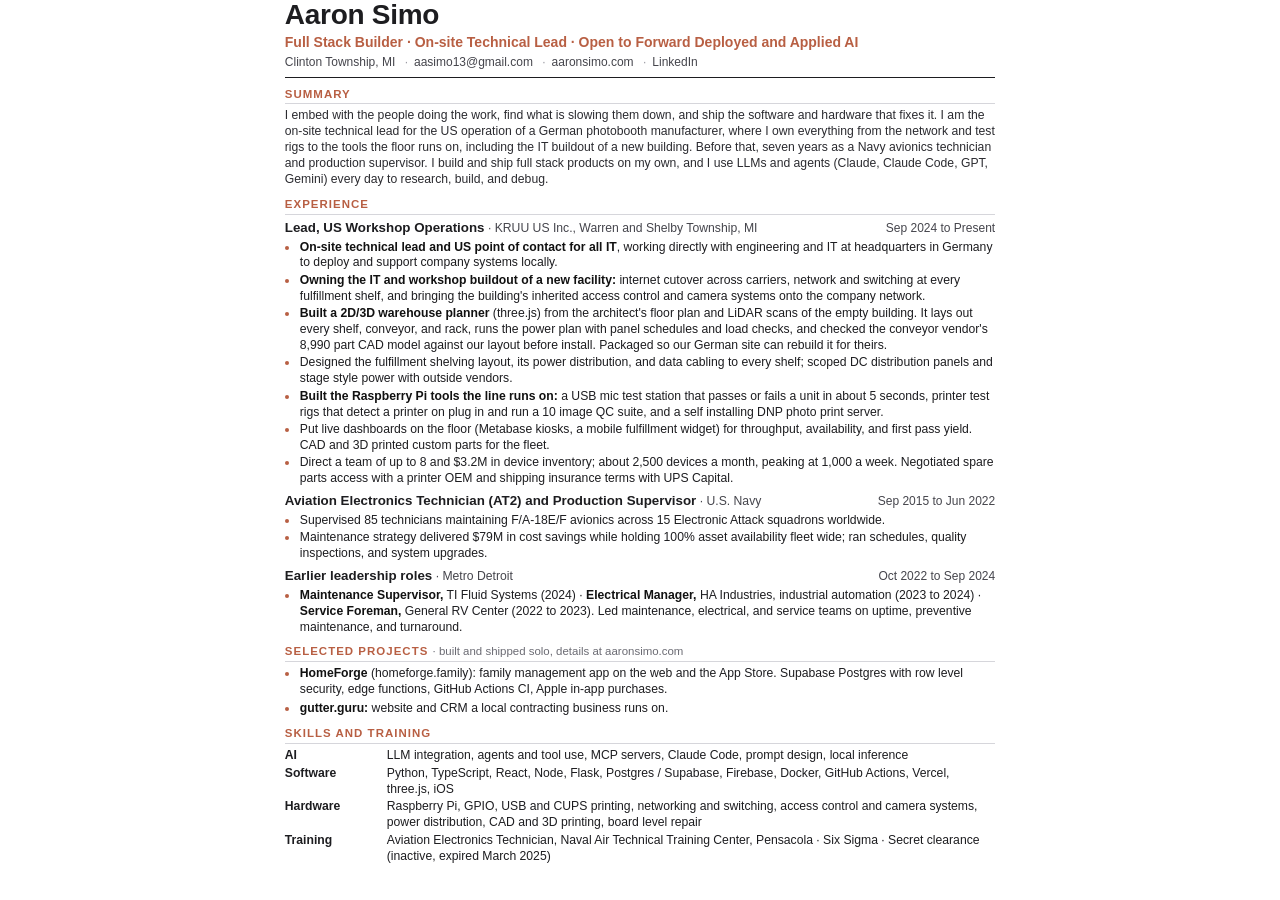
<file: resume/resume.html>
<!DOCTYPE html>
<html lang="en">
<head>
<meta charset="UTF-8" />
<meta name="viewport" content="width=device-width, initial-scale=1.0" />
<title>Aaron Simo · Résumé</title>
<!-- Source for AaronSimo_Resume.pdf. Edit here, then run: node resume/build.js -->
<style>
  @page { size: Letter; margin: 0.42in 0.5in; }
  * { box-sizing: border-box; margin: 0; padding: 0; }
  html { background: #fff; }
  body {
    font-family: -apple-system, BlinkMacSystemFont, "Segoe UI", Inter, "Helvetica Neue", Arial, sans-serif;
    color: #1d1d20; font-size: 9.15pt; line-height: 1.3; -webkit-font-smoothing: antialiased;
    max-width: 7.4in; margin: 0 auto;
  }
  a { color: inherit; text-decoration: none; }
  header { border-bottom: 1.5px solid #1d1d20; padding-bottom: 6px; margin-bottom: 6px; }
  h1 { font-size: 21pt; font-weight: 700; letter-spacing: -0.01em; line-height: 1.1; }
  .role { font-size: 10.5pt; color: #b85f43; font-weight: 600; margin-top: 2px; }
  .contact { font-size: 9pt; color: #45454c; margin-top: 4px; }
  .contact span + span::before { content: "·"; margin: 0 6px; color: #9a9aa3; }
  h2 {
    font-size: 8.6pt; font-weight: 700; letter-spacing: 0.09em; text-transform: uppercase;
    color: #b85f43; margin: 9px 0 4px; border-bottom: 0.75px solid #d6d6db; padding-bottom: 2px;
  }
  p.summary { color: #2b2b30; }
  .job { margin-bottom: 5px; break-inside: avoid; }
  .job-head { display: flex; justify-content: space-between; align-items: baseline; gap: 12px; }
  .job-title { font-weight: 700; font-size: 10pt; }
  .job-org { color: #45454c; }
  .dates { color: #45454c; font-size: 9pt; white-space: nowrap; }
  ul { margin: 3px 0 0 14px; }
  li { margin-bottom: 1.6px; padding-left: 1px; }
  li::marker { color: #b85f43; }
  li b, p b { font-weight: 650; color: #111; }
  .earlier { margin-top: 2px; }
  .earlier .job-head { margin-bottom: 1px; }
  .projects li { margin-bottom: 3px; }
  .skills { display: grid; grid-template-columns: 92px 1fr; gap: 2px 10px; }
  .skills dt { font-weight: 700; }
  .creds li { margin-bottom: 1.5px; }
</style>
</head>
<body>

<header>
  <h1>Aaron Simo</h1>
  <div class="role">Full Stack Builder · On-site Technical Lead · Open to Forward Deployed and Applied AI</div>
  <div class="contact">
    <span>Clinton Township, MI</span>
    <span><a href="mailto:aasimo13@gmail.com">aasimo13@gmail.com</a></span>
    <span><a href="https://aaronsimo.com">aaronsimo.com</a></span>
    <span><a href="https://www.linkedin.com/in/aaron-simo-3a3972244/">LinkedIn</a></span>
  </div>
</header>

<h2>Summary</h2>
<p class="summary">
  I embed with the people doing the work, find what is slowing them down, and ship the software and hardware that fixes it.
  I am the on-site technical lead for the US operation of a German photobooth manufacturer, where I own everything from the
  network and test rigs to the tools the floor runs on, including the IT buildout of a new building. Before that, seven years
  as a Navy avionics technician and production supervisor. I build and ship full stack products on my own, and I use LLMs and
  agents (Claude, Claude Code, GPT, Gemini) every day to research, build, and debug.
</p>

<h2>Experience</h2>

<div class="job">
  <div class="job-head">
    <div><span class="job-title">Lead, US Workshop Operations</span> <span class="job-org">· KRUU US Inc., Warren and Shelby Township, MI</span></div>
    <div class="dates">Sep 2024 to Present</div>
  </div>
  <ul>
    <li><b>On-site technical lead and US point of contact for all IT</b>, working directly with engineering and IT at headquarters in Germany to deploy and support company systems locally.</li>
    <li><b>Owning the IT and workshop buildout of a new facility:</b> internet cutover across carriers, network and switching at every fulfillment shelf, and bringing the building's inherited access control and camera systems onto the company network.</li>
    <li><b>Built a 2D/3D warehouse planner</b> (three.js) from the architect's floor plan and LiDAR scans of the empty building. It lays out every shelf, conveyor, and rack, runs the power plan with panel schedules and load checks, and checked the conveyor vendor's 8,990 part CAD model against our layout before install. Packaged so our German site can rebuild it for theirs.</li>
    <li>Designed the fulfillment shelving layout, its power distribution, and data cabling to every shelf; scoped DC distribution panels and stage style power with outside vendors.</li>
    <li><b>Built the Raspberry Pi tools the line runs on:</b> a USB mic test station that passes or fails a unit in about 5 seconds, printer test rigs that detect a printer on plug in and run a 10 image QC suite, and a self installing DNP photo print server.</li>
    <li>Put live dashboards on the floor (Metabase kiosks, a mobile fulfillment widget) for throughput, availability, and first pass yield. CAD and 3D printed custom parts for the fleet.</li>
    <li>Direct a team of up to 8 and $3.2M in device inventory; about 2,500 devices a month, peaking at 1,000 a week. Negotiated spare parts access with a printer OEM and shipping insurance terms with UPS Capital.</li>
  </ul>
</div>

<div class="job">
  <div class="job-head">
    <div><span class="job-title">Aviation Electronics Technician (AT2) and Production Supervisor</span> <span class="job-org">· U.S. Navy</span></div>
    <div class="dates">Sep 2015 to Jun 2022</div>
  </div>
  <ul>
    <li>Supervised 85 technicians maintaining F/A-18E/F avionics across 15 Electronic Attack squadrons worldwide.</li>
    <li>Maintenance strategy delivered $79M in cost savings while holding 100% asset availability fleet wide; ran schedules, quality inspections, and system upgrades.</li>
  </ul>
</div>

<div class="job earlier">
  <div class="job-head">
    <div><span class="job-title">Earlier leadership roles</span> <span class="job-org">· Metro Detroit</span></div>
    <div class="dates">Oct 2022 to Sep 2024</div>
  </div>
  <ul>
    <li><b>Maintenance Supervisor,</b> TI Fluid Systems (2024) · <b>Electrical Manager,</b> HA Industries, industrial automation (2023 to 2024) · <b>Service Foreman,</b> General RV Center (2022 to 2023). Led maintenance, electrical, and service teams on uptime, preventive maintenance, and turnaround.</li>
  </ul>
</div>

<h2>Selected Projects <span style="text-transform:none;letter-spacing:0;font-weight:400;color:#6b6b73;">· built and shipped solo, details at aaronsimo.com</span></h2>
<ul class="projects">
  <li><b>HomeForge</b> (homeforge.family): family management app on the web and the App Store. Supabase Postgres with row level security, edge functions, GitHub Actions CI, Apple in-app purchases.</li>
  <li><b>gutter.guru:</b> website and CRM a local contracting business runs on.</li>
</ul>

<h2>Skills and Training</h2>
<dl class="skills">
  <dt>AI</dt><dd>LLM integration, agents and tool use, MCP servers, Claude Code, prompt design, local inference</dd>
  <dt>Software</dt><dd>Python, TypeScript, React, Node, Flask, Postgres / Supabase, Firebase, Docker, GitHub Actions, Vercel, three.js, iOS</dd>
  <dt>Hardware</dt><dd>Raspberry Pi, GPIO, USB and CUPS printing, networking and switching, access control and camera systems, power distribution, CAD and 3D printing, board level repair</dd>
  <dt>Training</dt><dd>Aviation Electronics Technician, Naval Air Technical Training Center, Pensacola · Six Sigma · Secret clearance (inactive, expired March 2025)</dd>
</dl>



</body>
</html>
</file>
